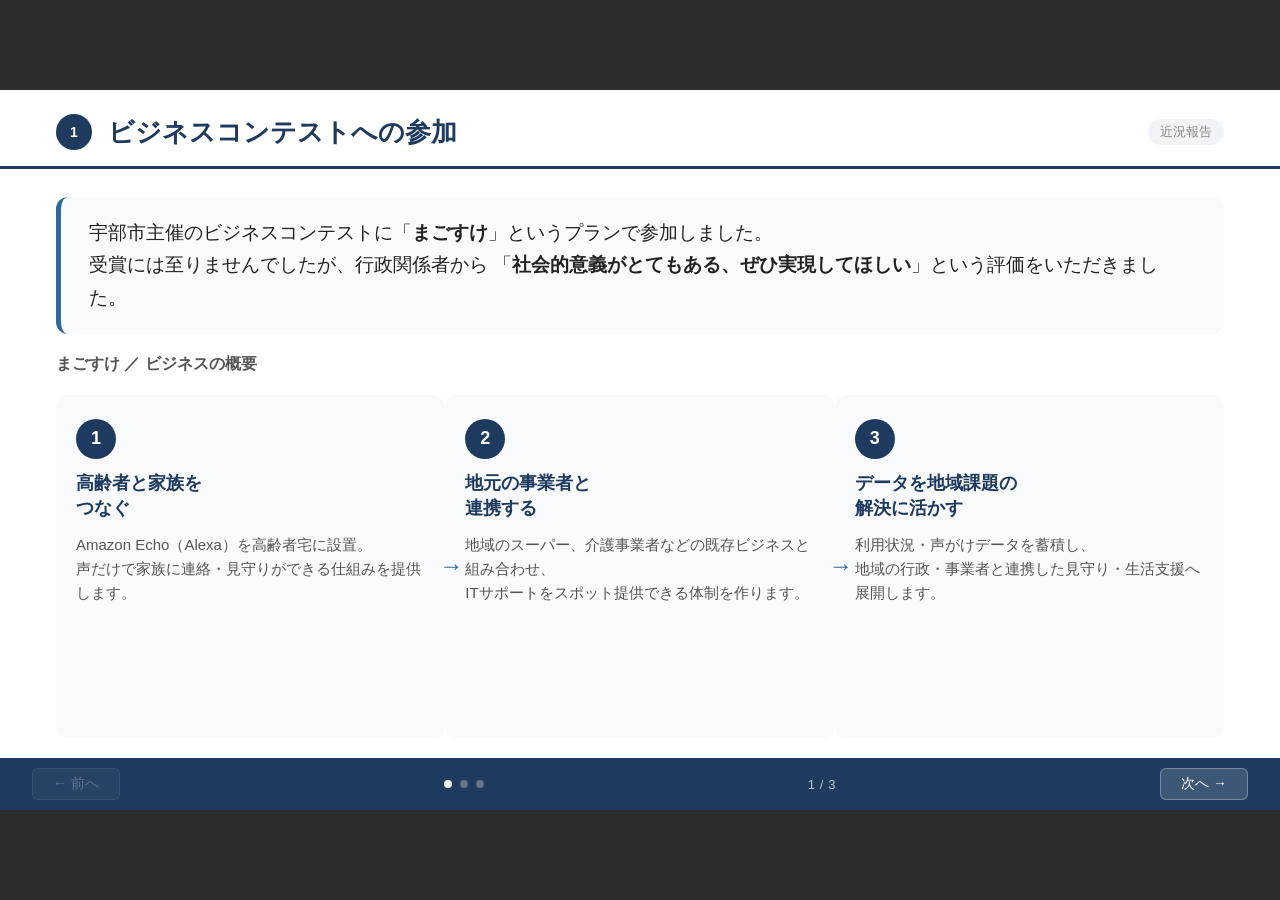
<file: forium-consult/index.html>
<!DOCTYPE html>
<html lang="ja">
<head>
<meta charset="UTF-8">
<meta name="viewport" content="width=device-width, initial-scale=1.0">
<title>近況報告 ／ 有田伊吹</title>
<style>
  * { box-sizing: border-box; margin: 0; padding: 0; }

  body {
    font-family: 'Hiragino Kaku Gothic ProN', 'Noto Sans JP', sans-serif;
    background: #2c2c2c;
    overflow: hidden;
    width: 100vw;
    height: 100vh;
  }

  .presentation-wrapper {
    width: 1280px;
    height: 720px;
    position: absolute;
    top: 0; left: 0;
    transform-origin: top left;
  }

  .slides {
    width: 100%;
    height: 100%;
    position: relative;
  }

  .slide {
    display: none;
    width: 100%;
    height: 100%;
    padding: 0 0 52px 0;
    position: absolute;
    top: 0; left: 0;
    flex-direction: column;
    justify-content: flex-start;
    background: #fff;
    overflow: hidden;
  }
  .slide.active { display: flex; }

  /* ===== 共通ヘッダー ===== */
  .slide-header {
    display: flex;
    align-items: center;
    padding: 24px 56px 16px;
    border-bottom: 3px solid #1e3a5f;
    gap: 16px;
  }
  .slide-number {
    width: 36px;
    height: 36px;
    background: #1e3a5f;
    color: #fff;
    border-radius: 50%;
    display: flex;
    align-items: center;
    justify-content: center;
    font-size: 14px;
    font-weight: 700;
    flex-shrink: 0;
  }
  .slide-header h2 {
    font-size: 26px;
    font-weight: 700;
    color: #1e3a5f;
  }
  .slide-label {
    margin-left: auto;
    font-size: 13px;
    color: #888;
    background: #f0f4f8;
    padding: 4px 12px;
    border-radius: 20px;
  }

  /* ===== 本文共通 ===== */
  .slide-body {
    flex: 1;
    padding: 28px 56px 20px;
    display: flex;
    flex-direction: column;
    gap: 16px;
    overflow: hidden;
  }

  /* ===== カード ===== */
  .card {
    background: #f8fafc;
    border-radius: 12px;
    padding: 20px 28px;
    border-left: 5px solid #2d6a9f;
  }
  .card.green  { border-left-color: #2d9f6a; }
  .card.orange { border-left-color: #e07b39; }
  .card.gray   { border-left-color: #999; background: #f2f2f2; }

  .card-title {
    font-size: 15px;
    font-weight: 700;
    color: #555;
    margin-bottom: 10px;
    letter-spacing: 0.05em;
  }
  .card-body {
    font-size: 19px;
    line-height: 1.7;
    color: #222;
  }

  /* ===== リスト ===== */
  .bullet-list {
    list-style: none;
    display: flex;
    flex-direction: column;
    gap: 10px;
  }
  .bullet-list li {
    font-size: 20px;
    line-height: 1.6;
    padding-left: 24px;
    position: relative;
    color: #222;
  }
  .bullet-list li::before {
    content: '▸';
    position: absolute;
    left: 0;
    color: #2d6a9f;
    font-size: 16px;
    top: 4px;
  }

  /* ===== 2カラム ===== */
  .two-col {
    display: grid;
    grid-template-columns: 1fr 1fr;
    gap: 20px;
    flex: 1;
  }

  /* ===== 3ステップフロー ===== */
  .step-flow {
    display: flex;
    gap: 0;
    align-items: stretch;
    flex: 1;
  }
  .step-item {
    flex: 1;
    background: #f8fafc;
    border-radius: 12px;
    padding: 24px 20px;
    display: flex;
    flex-direction: column;
    gap: 12px;
    position: relative;
  }
  .step-item:not(:last-child)::after {
    content: '→';
    position: absolute;
    right: -18px;
    top: 50%;
    transform: translateY(-50%);
    font-size: 24px;
    color: #2d6a9f;
    font-weight: 700;
    z-index: 1;
  }
  .step-num {
    width: 40px;
    height: 40px;
    background: #1e3a5f;
    color: #fff;
    border-radius: 50%;
    display: flex;
    align-items: center;
    justify-content: center;
    font-size: 18px;
    font-weight: 700;
    flex-shrink: 0;
  }
  .step-title {
    font-size: 18px;
    font-weight: 700;
    color: #1e3a5f;
    line-height: 1.4;
  }
  .step-desc {
    font-size: 15px;
    color: #555;
    line-height: 1.6;
  }

  /* ===== ナビゲーションバー ===== */
  .nav-bar {
    position: absolute;
    bottom: 0; left: 0; right: 0;
    height: 52px;
    background: #1e3a5f;
    display: flex;
    align-items: center;
    justify-content: space-between;
    padding: 0 32px;
    color: #fff;
  }
  .nav-bar button {
    background: rgba(255,255,255,0.15);
    border: 1px solid rgba(255,255,255,0.3);
    color: #fff;
    padding: 6px 20px;
    border-radius: 6px;
    cursor: pointer;
    font-size: 14px;
    font-family: inherit;
  }
  .nav-bar button:hover { background: rgba(255,255,255,0.25); }
  .nav-bar button:disabled { opacity: 0.3; cursor: default; }
  .nav-bar .progress {
    font-size: 13px;
    opacity: 0.7;
    letter-spacing: 0.05em;
  }
  .nav-bar .slide-dots {
    display: flex;
    gap: 8px;
    align-items: center;
  }
  .nav-bar .dot {
    width: 8px; height: 8px;
    background: rgba(255,255,255,0.3);
    border-radius: 50%;
    cursor: pointer;
    transition: background 0.2s;
  }
  .nav-bar .dot.active { background: #fff; }
</style>
</head>
<body>

<div class="presentation-wrapper" id="wrapper">
  <div class="slides" id="slides">

    <!-- ===== SLIDE 1: コンテスト参加 ===== -->
    <div class="slide active" id="slide-1">
      <div class="slide-header">
        <div class="slide-number">1</div>
        <h2>ビジネスコンテストへの参加</h2>
        <div class="slide-label">近況報告</div>
      </div>
      <div class="slide-body">
        <div class="card">
          <div class="card-body">
            宇部市主催のビジネスコンテストに「<strong>まごすけ</strong>」というプランで参加しました。<br>
            受賞には至りませんでしたが、行政関係者から
            「<strong>社会的意義がとてもある、ぜひ実現してほしい</strong>」という評価をいただきました。
          </div>
        </div>

        <div style="font-size:16px; font-weight:700; color:#555; padding: 4px 0;">まごすけ ／ ビジネスの概要</div>

        <div class="step-flow">
          <div class="step-item">
            <div class="step-num">1</div>
            <div class="step-title">高齢者と家族を<br>つなぐ</div>
            <div class="step-desc">
              Amazon Echo（Alexa）を高齢者宅に設置。<br>
              声だけで家族に連絡・見守りができる仕組みを提供します。
            </div>
          </div>
          <div class="step-item">
            <div class="step-num">2</div>
            <div class="step-title">地元の事業者と<br>連携する</div>
            <div class="step-desc">
              地域のスーパー、介護事業者などの既存ビジネスと組み合わせ、<br>
              ITサポートをスポット提供できる体制を作ります。
            </div>
          </div>
          <div class="step-item">
            <div class="step-num">3</div>
            <div class="step-title">データを地域課題の<br>解決に活かす</div>
            <div class="step-desc">
              利用状況・声がけデータを蓄積し、<br>
              地域の行政・事業者と連携した見守り・生活支援へ展開します。
            </div>
          </div>
        </div>
      </div>
    </div>

    <!-- ===== SLIDE 2: 実証実験 ===== -->
    <div class="slide" id="slide-2">
      <div class="slide-header">
        <div class="slide-number">2</div>
        <h2>実証実験を開始します</h2>
        <div class="slide-label">近況報告</div>
      </div>
      <div class="slide-body">
        <div class="two-col">
          <div style="display:flex; flex-direction:column; gap:16px;">
            <div class="card green">
              <div class="card-title">現在の状況</div>
              <div class="card-body">
                地元の移動販売事業者「トイトイ」と連携し、<br>
                高齢者宅でのAlexa実証実験を開始することになりました。
              </div>
            </div>
            <ul class="bullet-list">
              <li>期間：2026年4〜6月（3ヶ月）</li>
              <li>高齢者 ↔ 家族 ↔ まごすけの<br>3者をつなぐ仕組みが実際に動くかを検証</li>
              <li>設置・運用・データ収集まですべて自分で担当</li>
            </ul>
          </div>
          <div style="display:flex; flex-direction:column; gap:16px;">
            <div class="card orange">
              <div class="card-title">将来像</div>
              <div class="card-body" style="font-size:17px;">
                高齢者支援を入口に地域事業者との信頼関係を築き、<br>
                <strong>Phase 2 では事業者のIT化・業務改善支援（有償）</strong>へ展開していきます。
              </div>
            </div>
            <div class="card">
              <div class="card-title">この実験が示すもの</div>
              <div class="card-body" style="font-size:17px;">
                絵に描いた事業計画ではなく、<br>
                自分の足で動かして検証していく姿勢を示します。
              </div>
            </div>
          </div>
        </div>
      </div>
    </div>

    <!-- ===== SLIDE 3: AIコーチング ===== -->
    <div class="slide" id="slide-3">
      <div class="slide-header">
        <div class="slide-number">3</div>
        <h2>AI活用のコーチングを相談されています</h2>
        <div class="slide-label">近況報告</div>
      </div>
      <div class="slide-body">
        <div class="card green">
          <div class="card-title">きっかけ</div>
          <div class="card-body">
            知り合いの事業者から「AIの使い方を教えてほしい」と声をかけてもらいました。<br>
            ちょうどまごすけの立ち上げでClaude Codeを毎日フル活用していたこともあり、<br>
            <strong>自分のノウハウを実践ベースで教えられると判断し、お受けすることにしました。</strong>
          </div>
        </div>
        <div class="two-col">
          <ul class="bullet-list">
            <li>スモールビジネスの日常業務に刺さるAI活用を直接伝える</li>
            <li>ツール紹介にとどまらず、実際に使いながら覚える形式</li>
            <li>まごすけ事業を動かしながら培ったノウハウをそのまま展開</li>
          </ul>
          <div class="card">
            <div class="card-title">今後の展開</div>
            <div class="card-body" style="font-size:17px;">
              地元事業者のAI活用支援として、<br>
              まごすけと並ぶ収益の柱に育てていきます。
            </div>
          </div>
        </div>
      </div>
    </div>

  </div><!-- /slides -->

  <!-- ナビゲーションバー -->
  <div class="nav-bar" id="nav">
    <button id="btn-prev" onclick="changeSlide(-1)" disabled>← 前へ</button>
    <div class="slide-dots" id="dots"></div>
    <span class="progress" id="progress">1 / 3</span>
    <button id="btn-next" onclick="changeSlide(1)">次へ →</button>
  </div>
</div><!-- /wrapper -->

<script>
  const TOTAL = 3;
  let current = 1;

  function fitSlide() {
    const w = window.innerWidth, h = window.innerHeight;
    const scale = Math.min(w / 1280, h / 720);
    const wrapper = document.getElementById('wrapper');
    wrapper.style.transform = `scale(${scale})`;
    wrapper.style.left = ((w - 1280 * scale) / 2) + 'px';
    wrapper.style.top  = ((h - 720 * scale)  / 2) + 'px';
  }
  window.addEventListener('resize', fitSlide);
  fitSlide();

  const dotsEl = document.getElementById('dots');
  for (let i = 1; i <= TOTAL; i++) {
    const d = document.createElement('div');
    d.className = 'dot' + (i === 1 ? ' active' : '');
    d.onclick = () => goSlide(i);
    dotsEl.appendChild(d);
  }

  function goSlide(n) {
    document.getElementById('slide-' + current).classList.remove('active');
    dotsEl.children[current - 1].classList.remove('active');
    current = n;
    document.getElementById('slide-' + current).classList.add('active');
    dotsEl.children[current - 1].classList.add('active');
    document.getElementById('progress').textContent = current + ' / ' + TOTAL;
    document.getElementById('btn-prev').disabled = current === 1;
    document.getElementById('btn-next').disabled = current === TOTAL;
  }

  function changeSlide(dir) { goSlide(current + dir); }

  document.addEventListener('keydown', e => {
    if (e.key === 'ArrowRight' || e.key === 'ArrowDown') {
      if (current < TOTAL) changeSlide(1);
    } else if (e.key === 'ArrowLeft' || e.key === 'ArrowUp') {
      if (current > 1) changeSlide(-1);
    }
  });
</script>
</body>
</html>
</file>
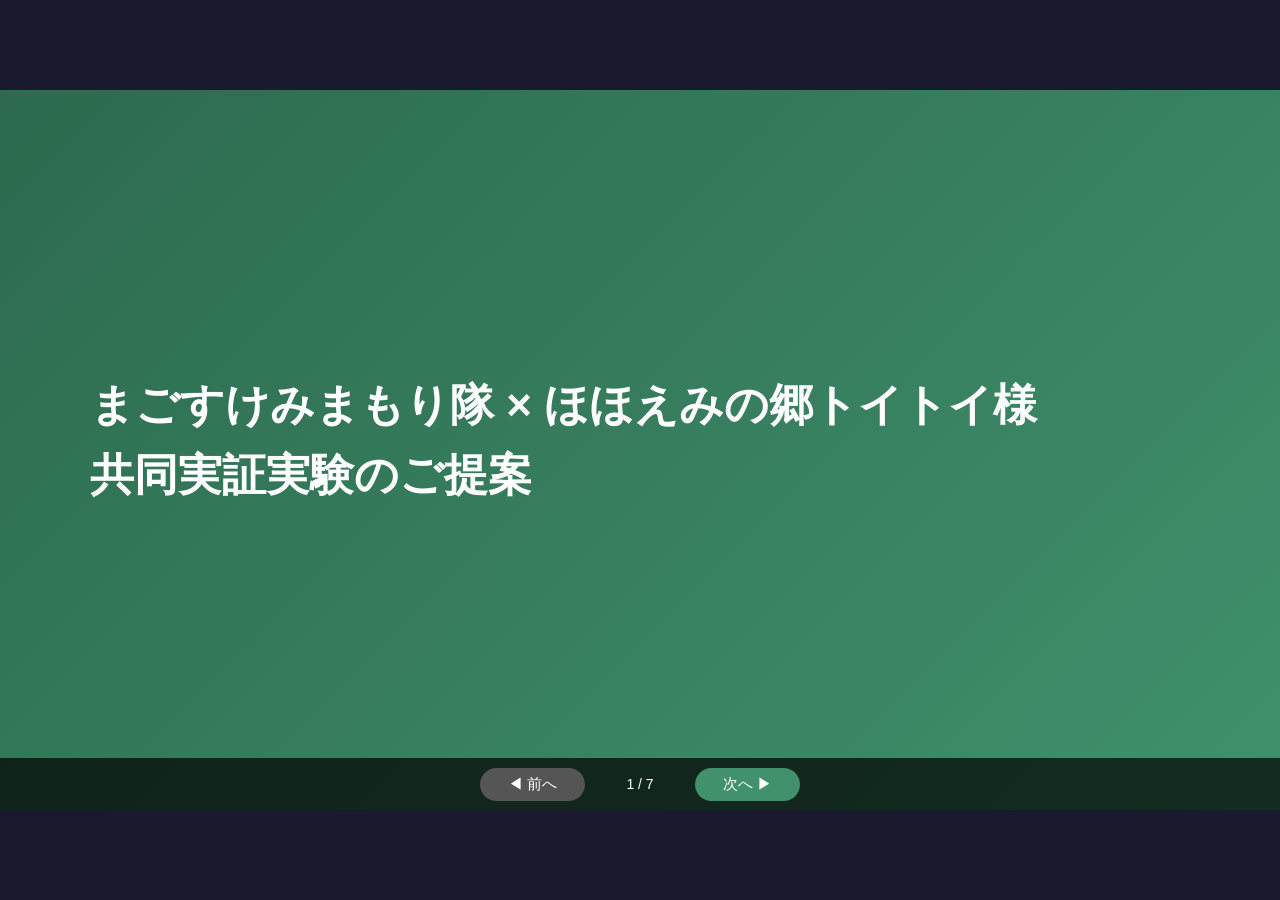
<file: toitoi-pilot/index.html>
<!DOCTYPE html>
<html lang="ja">
<head>
<meta charset="UTF-8">
<meta name="viewport" content="width=device-width, initial-scale=1.0">
<title>まごすけみまもり隊 × ほほえみの郷トイトイ様 共同実証実験のご提案</title>
<style>
  * { box-sizing: border-box; margin: 0; padding: 0; }

  body {
    font-family: 'Hiragino Kaku Gothic ProN', 'Noto Sans JP', sans-serif;
    background: #1a1a2e;
    overflow: hidden;
    width: 100vw;
    height: 100vh;
  }

  /* 内部サイズ固定（1280×720px）、JSでscaleして画面にフィット */
  .presentation-wrapper {
    width: 1280px;
    height: 720px;
    position: absolute;
    top: 0; left: 0;
    transform-origin: top left;
  }

  .slides {
    width: 100%;
    height: 100%;
    position: relative;
  }

  /* 共通スライド */
  .slide {
    display: none;
    width: 100%;
    height: 100%;
    padding: 0 0 52px 0;  /* navバー分の余白 */
    position: absolute;
    top: 0; left: 0;
    flex-direction: column;
    justify-content: flex-start;
    background: #fff;
    overflow: hidden;
  }
  .slide.active { display: flex; }

  /* タイトルスライド */
  .slide-title {
    background: linear-gradient(135deg, #2d6a4f, #40916c);
    justify-content: center;
    padding: 70px 90px;
  }
  .slide-title h1 {
    color: white;
    font-size: 44px;
    line-height: 1.6;
    margin-bottom: 20px;
  }

  /* ヘッダーバー */
  h2 {
    width: 100%;
    font-size: 26px;
    color: #fff;
    background: #2d6a4f;
    padding: 11px 40px;
    margin: 0;
    flex-shrink: 0;
  }

  /* スライド本文エリア */
  .slide-body {
    flex: 1;
    padding: 16px 40px 10px;
    overflow: hidden;
    display: flex;
    flex-direction: column;
    justify-content: center;
  }

  h3 {
    font-size: 19px;
    color: #2d6a4f;
    margin: 10px 0 6px;
    font-weight: bold;
  }

  p, li {
    font-size: 17px;
    line-height: 1.7;
    color: #444;
  }

  ul { padding-left: 22px; }
  li { margin-bottom: 3px; }

  .box {
    background: #f0faf4;
    border: 2px solid #74c69d;
    border-radius: 8px;
    padding: 10px 18px;
    margin: 8px 0;
    flex: none;  /* 伸縮なし・自然な高さを保つ */
  }
  .box p, .box li { color: #1b4332; }

  .two-col {
    display: grid;
    grid-template-columns: 1fr 1fr;
    gap: 24px;
    margin: 8px 0;
    align-items: start;
  }
  .three-col {
    display: grid;
    grid-template-columns: 1fr 1fr 1fr;
    gap: 14px;
    margin: 8px 0;
    align-items: start;
  }

  .card {
    background: #f0faf4;
    border: 2px solid #74c69d;
    border-radius: 8px;
    padding: 14px;
  }
  .card h3 { margin-top: 0; font-size: 16px; }
  .card li  { font-size: 14px; }

  table {
    width: 100%;
    border-collapse: collapse;
    margin: 8px 0;
    font-size: 15px;
  }
  th {
    background: #40916c;
    color: white;
    padding: 8px 12px;
    text-align: left;
  }
  td {
    padding: 7px 12px;
    border-bottom: 1px solid #d8f3dc;
    vertical-align: middle;
  }
  tr:nth-child(even) td { background: #f6fdf8; }

  .consult-item {
    border-left: 5px solid #40916c;
    padding: 8px 18px;
    margin: 10px 0;
    background: #f6fdf8;
    border-radius: 0 6px 6px 0;
  }
  .consult-item .label {
    font-size: 17px;
    font-weight: bold;
    color: #2d6a4f;
    margin-bottom: 4px;
  }
  .consult-item li { font-size: 14px; }

  /* ナビゲーション */
  .nav {
    position: absolute;
    bottom: 0; left: 0; right: 0;
    height: 52px;
    display: flex;
    align-items: center;
    justify-content: center;
    background: rgba(0,0,0,0.70);
    gap: 30px;
    z-index: 100;
  }
  .nav button {
    background: #40916c;
    color: white;
    border: none;
    padding: 7px 28px;
    border-radius: 20px;
    font-size: 15px;
    cursor: pointer;
  }
  .nav button:disabled { background: #555; cursor: default; }
  .page-indicator {
    color: white;
    font-size: 14px;
    min-width: 50px;
    text-align: center;
  }
</style>
</head>
<body>

<div class="presentation-wrapper">
<div class="slides">

<!-- ====== スライド1: タイトル ====== -->
<div class="slide slide-title active" id="slide-1">
  <h1>まごすけみまもり隊 × ほほえみの郷トイトイ様<br>共同実証実験のご提案</h1>
</div>

<!-- ====== スライド2: コンテストの結果報告 ====== -->
<div class="slide" id="slide-2">
  <h2>コンテストの結果報告</h2>
  <div class="slide-body">
    <ul>
      <li>2026年3月、高齢者向けITサポート事業「まごすけみまもり隊」を構想し「UBE STARTUPビジネスプランコンテスト2025」に出場しました</li>
      <li>残念ながら賞の受賞には至りませんでしたが、宇部市・山口市の行政関係者の方から<br>
        <strong>「社会的意義がある、ぜひ実現してほしい」</strong>とお言葉をいただきました</li>
      <li>以前お話しさせていただいた通り、ぜひ阿東地域での実証実験を改めてご提案させていただければと思います</li>
    </ul>
    <div class="box" style="margin-top: 4%;">
      <p><strong>現在の状況：</strong>2026年3月、個人事業主として開業届を提出しました。座組をしっかり組んだうえで、実証実験から始めたいと考えています。</p>
    </div>
  </div>
</div>

<!-- ====== スライド3: まごすけみまもり隊とは ====== -->
<div class="slide" id="slide-3">
  <h2>まごすけみまもり隊とは</h2>
  <div class="slide-body">
    <p style="margin-bottom: 1.5%;"><strong>「地区のまご」として、高齢者が地域の中で孤立しないようにつなぐことを目標としています</strong></p>
    <div class="three-col">
      <div class="card">
        <h3>高齢者の方へ</h3>
        <ul>
          <li>Alexa端末を設置し、家族・友人と気軽に顔を見て話せるように</li>
          <li>機器の操作・設定はすべておまかせ</li>
          <li>定期訪問で困りごとを一緒に解決</li>
          <li>一人にしない、孤立させない</li>
        </ul>
      </div>
      <div class="card">
        <h3>ご家族の方へ</h3>
        <ul>
          <li>遠方からでも顔を見て話せる安心感</li>
          <li>地域にサポートする人がいることで、離れて暮らす不安が減る</li>
          <li>帰省したときに、純粋に帰省を楽しめる</li>
        </ul>
      </div>
      <div class="card">
        <h3>地域の事業者の方へ</h3>
        <ul>
          <li>高齢者とデジタルでつながる新しいチャネルができる</li>
          <li>移動販売の注文・要望をAlexaで事前に把握できる</li>
          <li>日程変更やお知らせをビデオ通話で手軽に伝えられる</li>
        </ul>
      </div>
    </div>
    <div class="box">
      <p><strong>目指すもの：</strong>高齢者の孤立を、各家庭だけに任せるのではなく地域全体で支える仕組みに。現役世代・ご家族・地域事業者、それぞれの負担を減らしながら、高齢者が安心して暮らせる環境をつくります。</p>
    </div>
  </div>
</div>

<!-- ====== スライド4: サービスの具体的な内容 ====== -->
<div class="slide" id="slide-4">
  <h2>サービスの具体的な内容</h2>
  <div class="slide-body">
    <p style="margin-bottom: 1.5%;"><strong>現在私が想定しているサービス内容です</strong></p>
    <div class="three-col">
      <div class="card">
        <h3>① 初回設置（1回）</h3>
        <ul>
          <li>Alexa端末・Wi-Fi機器を現地に設置・接続</li>
          <li>ご家族・ご友人とのビデオ通話を設定</li>
          <li>「アレクサ、〇〇と電話して」が言えるまで一緒に練習</li>
          <li>移動販売リクエスト機能の設定・使い方の確認</li>
        </ul>
      </div>
      <div class="card">
        <h3>② 日常利用（毎日）</h3>
        <ul>
          <li>声だけで家族・友人とビデオ通話</li>
          <li>地域事業者との連携（移動販売への注文リクエスト）</li>
          <li>天気・ニュース・音楽など日常の利用</li>
          <li>困ったときはアレクサ端末を通じて連絡</li>
        </ul>
      </div>
      <div class="card">
        <h3>③ 定期訪問（月1回以上）</h3>
        <ul>
          <li>使い勝手の確認・困りごとヒアリング</li>
          <li>操作サポート・設定の更新</li>
          <li>ご用聞き・世間話（孤立防止の核心）</li>
          <li>新しい活用方法の提案</li>
        </ul>
      </div>
    </div>
    <div class="box">
      <p><strong>実証実験でやりたいこと：</strong>実際に使っていただき、「何が便利か」「何が難しいか」「何が足りないか」をリアルな現場から学び、サービスの磨き込みをトイトイ様と一緒に行いたいと考えています。</p>
    </div>
  </div>
</div>

<!-- ====== スライド5: 実証実験を一緒に ====== -->
<div class="slide" id="slide-5">
  <h2>役割分担の案</h2>
  <div class="slide-body">
    <div class="box">
      <p><strong>実証実験で行う工程・分担の案を仮置きしました</strong><br>
      ※ 実験期間中、参加いただく高齢者の方からのサービス料はいただきません。機器・通信費用はすべて有田が負担します。</p>
    </div>
    <table>
      <tr>
        <th style="width:10%">フェーズ</th>
        <th style="width:46%">内容</th>
        <th style="width:24%">担当</th>
        <th style="width:20%">期間・備考</th>
      </tr>
      <tr>
        <td rowspan="3"><strong>準備</strong></td>
        <td>Alexa端末、Wi-Fi機器の購入・動作確認・アカウント準備</td>
        <td><strong>有田</strong></td>
        <td>実験開始前</td>
      </tr>
      <tr>
        <td>実験に参加いただける高齢者の選定・ご紹介</td>
        <td><strong>トイトイ様</strong></td>
        <td>実験開始前</td>
      </tr>
      <tr>
        <td>初回訪問の日程調整・同行のご確認</td>
        <td><strong>有田 ＋ トイトイ様</strong></td>
        <td>実験開始前</td>
      </tr>
      <tr>
        <td rowspan="3"><strong>設置</strong></td>
        <td>Alexa端末・Wi-Fiを現地設置し接続</td>
        <td><strong>有田</strong></td>
        <td>初回のみ</td>
      </tr>
      <tr>
        <td>家族・友人とのビデオ通話設定・操作レクチャー</td>
        <td><strong>有田</strong></td>
        <td>初回のみ</td>
      </tr>
      <tr>
        <td>移動販売へのリクエスト機能の連携設定</td>
        <td><strong>有田 ＋ トイトイ様</strong></td>
        <td>初回のみ</td>
      </tr>
      <tr>
        <td rowspan="3"><strong>運用</strong></td>
        <td>定期訪問にて使用感の確認・操作サポート・ご用聞き</td>
        <td><strong>有田</strong></td>
        <td>月1回以上</td>
      </tr>
      <tr>
        <td>高齢者からの一次受付窓口</td>
        <td><strong>（ご相談）トイトイ様</strong></td>
        <td>随時</td>
      </tr>
      <tr>
        <td>アレクサ端末を最大限に活用する方法の検討</td>
        <td><strong>有田 ＋ トイトイ様</strong></td>
        <td>随時</td>
      </tr>
    </table>
  </div>
</div>

<!-- ====== スライド6: ご相談項目 ====== -->
<div class="slide" id="slide-6">
  <h2>ご相談項目</h2>
  <div class="slide-body">
    <div class="consult-item">
      <div class="label">① 一次受付について</div>
      <ul>
        <li>現在宇部駅周辺に住んでおり（阿東町まで車で約1時間半）、急なご連絡への即時対応が難しい状況です</li>
        <li>トイトイ様の既存業務にご負担をかけない範囲で、高齢者からの連絡窓口の設け方をご相談させてください</li>
      </ul>
    </div>
    <div class="consult-item">
      <div class="label">② 本番サービス化に向けた料金感について</div>
      <ul>
        <li>本番サービスの想定価格：月額1.5万円（＋通信費 約4,500円）</li>
        <li>地域の実情を踏まえ、この価格設定について率直なご意見をお聞かせください</li>
        <li>活用できる補助金・助成金の情報がございましたら、ぜひ教えてください</li>
      </ul>
    </div>
    <div class="consult-item">
      <div class="label">③ 実験開始にあたっての確認</div>
      <ul>
        <li>必要な書類や取り決め（覚書など）があれば確認させてください</li>
        <li>トイトイ様のご要望・ご懸念があればぜひお聞かせください</li>
      </ul>
    </div>
  </div>
</div>

<!-- ====== スライド7: まとめ ====== -->
<div class="slide" id="slide-7">
  <h2>まとめ</h2>
  <div class="slide-body">
    <p style="margin-bottom: 3%;">
      「まごすけみまもり隊」が技術・機器・ITの専門性を、「ほほえみの郷トイトイ様」が地域・高齢者との深いつながりを持っています。<br>
      現場のリアルに沿った実証実験を行い、阿東地域から高齢者問題に対する解決策を一緒に模索できればと思います。
    </p>
    <h3>本日この場で確認させていただきたいこと</h3>
    <ul>
      <li>実証実験の方向性・進め方についての大まかな合意</li>
      <li>参加いただける高齢者の方の目処</li>
      <li>一次受付の設け方（既存業務への影響を踏まえて）</li>
      <li>本番サービスの料金感・活用できる補助金について</li>
      <li>実験開始にあたり必要な書類・取り決めの確認</li>
    </ul>
  </div>
</div>

</div><!-- /slides -->

<div class="nav">
  <button id="prev" onclick="changeSlide(-1)" disabled>◀ 前へ</button>
  <span class="page-indicator" id="indicator">1 / 7</span>
  <button id="next" onclick="changeSlide(1)">次へ ▶</button>
</div>
</div><!-- /presentation-wrapper -->

<script>
  // スケーリング（どの画面サイズでも1280×720を等倍で表示）
  const W = 1280, H = 720;
  const wrapper = document.querySelector('.presentation-wrapper');
  function fitSlide() {
    const scale = Math.min(window.innerWidth / W, window.innerHeight / H);
    const left  = (window.innerWidth  - W * scale) / 2;
    const top   = (window.innerHeight - H * scale) / 2;
    wrapper.style.transform = `scale(${scale})`;
    wrapper.style.left = left + 'px';
    wrapper.style.top  = top  + 'px';
  }
  fitSlide();
  window.addEventListener('resize', fitSlide);

  // スライド切り替え
  let current = 1;
  const total = 7;
  function changeSlide(dir) {
    document.getElementById('slide-' + current).classList.remove('active');
    current = Math.max(1, Math.min(total, current + dir));
    document.getElementById('slide-' + current).classList.add('active');
    document.getElementById('indicator').textContent = current + ' / ' + total;
    document.getElementById('prev').disabled = current === 1;
    document.getElementById('next').disabled = current === total;
  }
  document.addEventListener('keydown', e => {
    if (e.key === 'ArrowRight' || e.key === 'ArrowDown') changeSlide(1);
    if (e.key === 'ArrowLeft' || e.key === 'ArrowUp') changeSlide(-1);
  });
</script>
</body>
</html>
</file>
